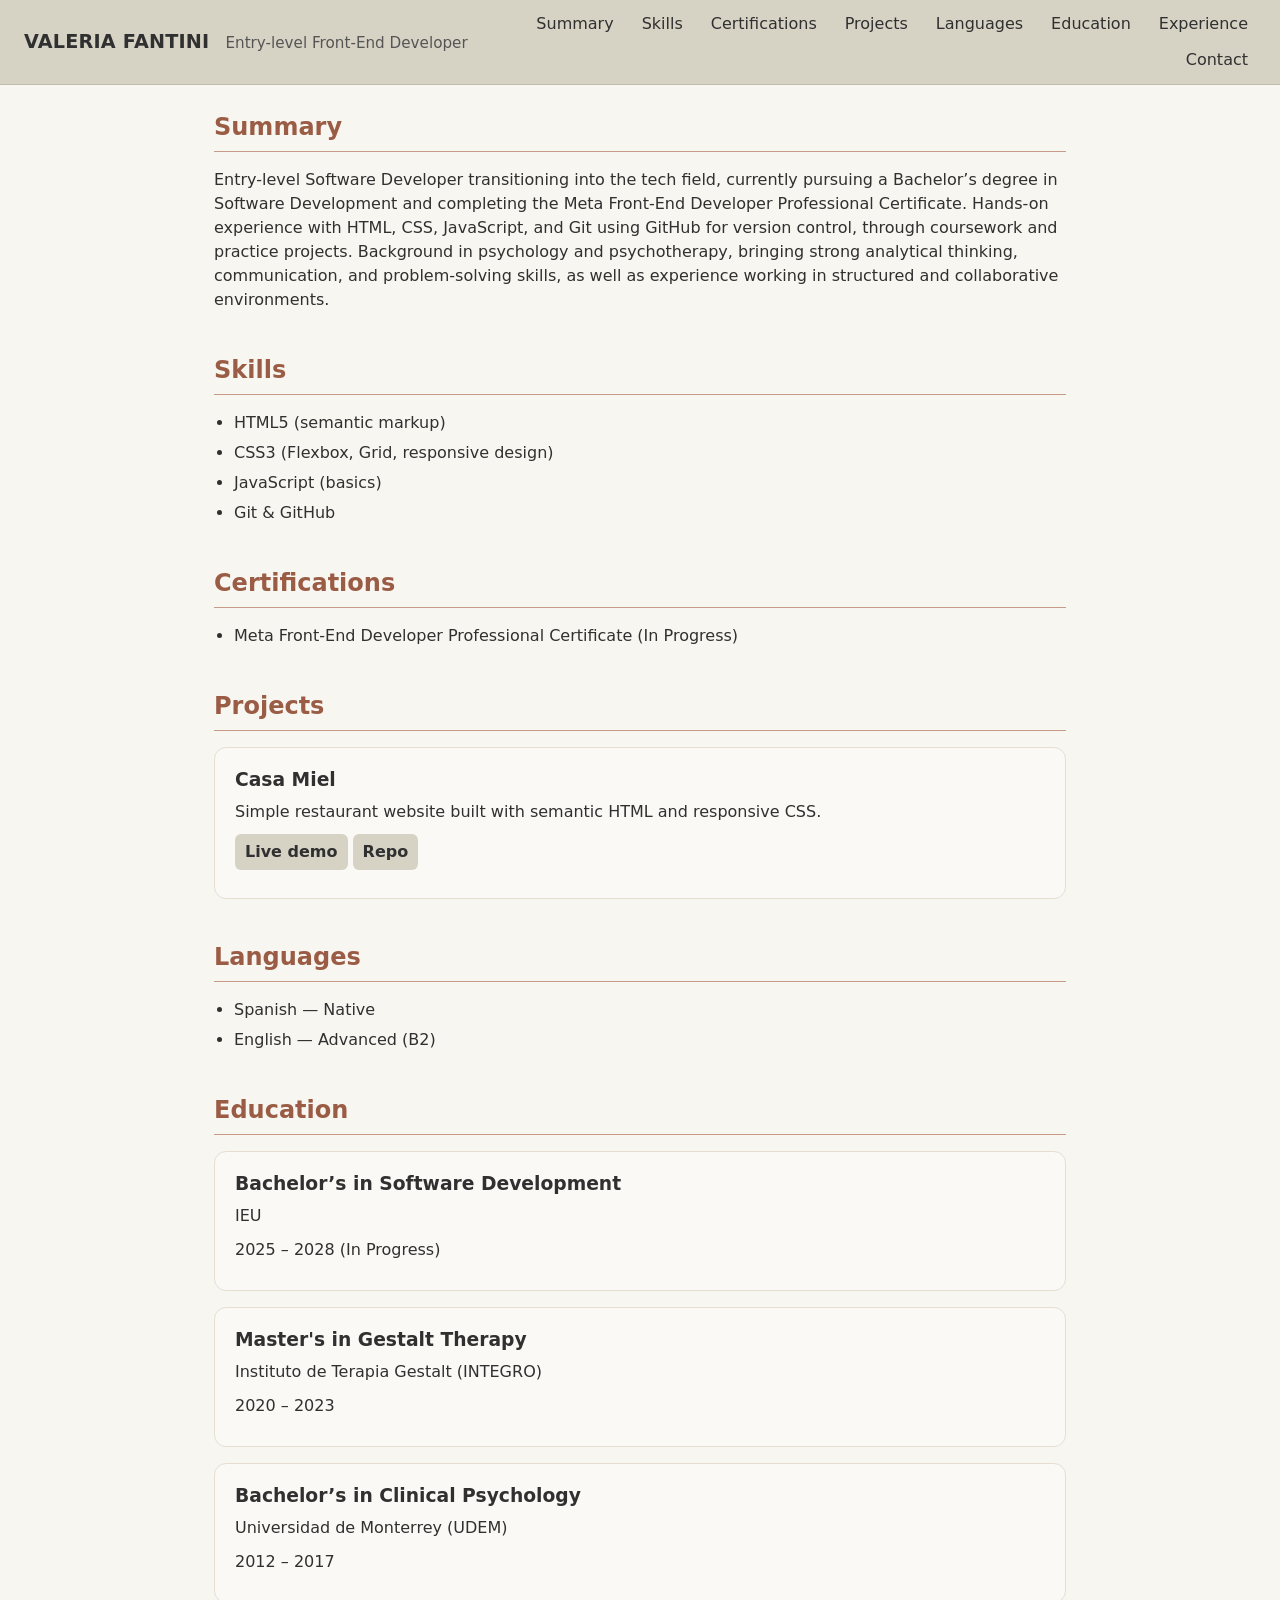
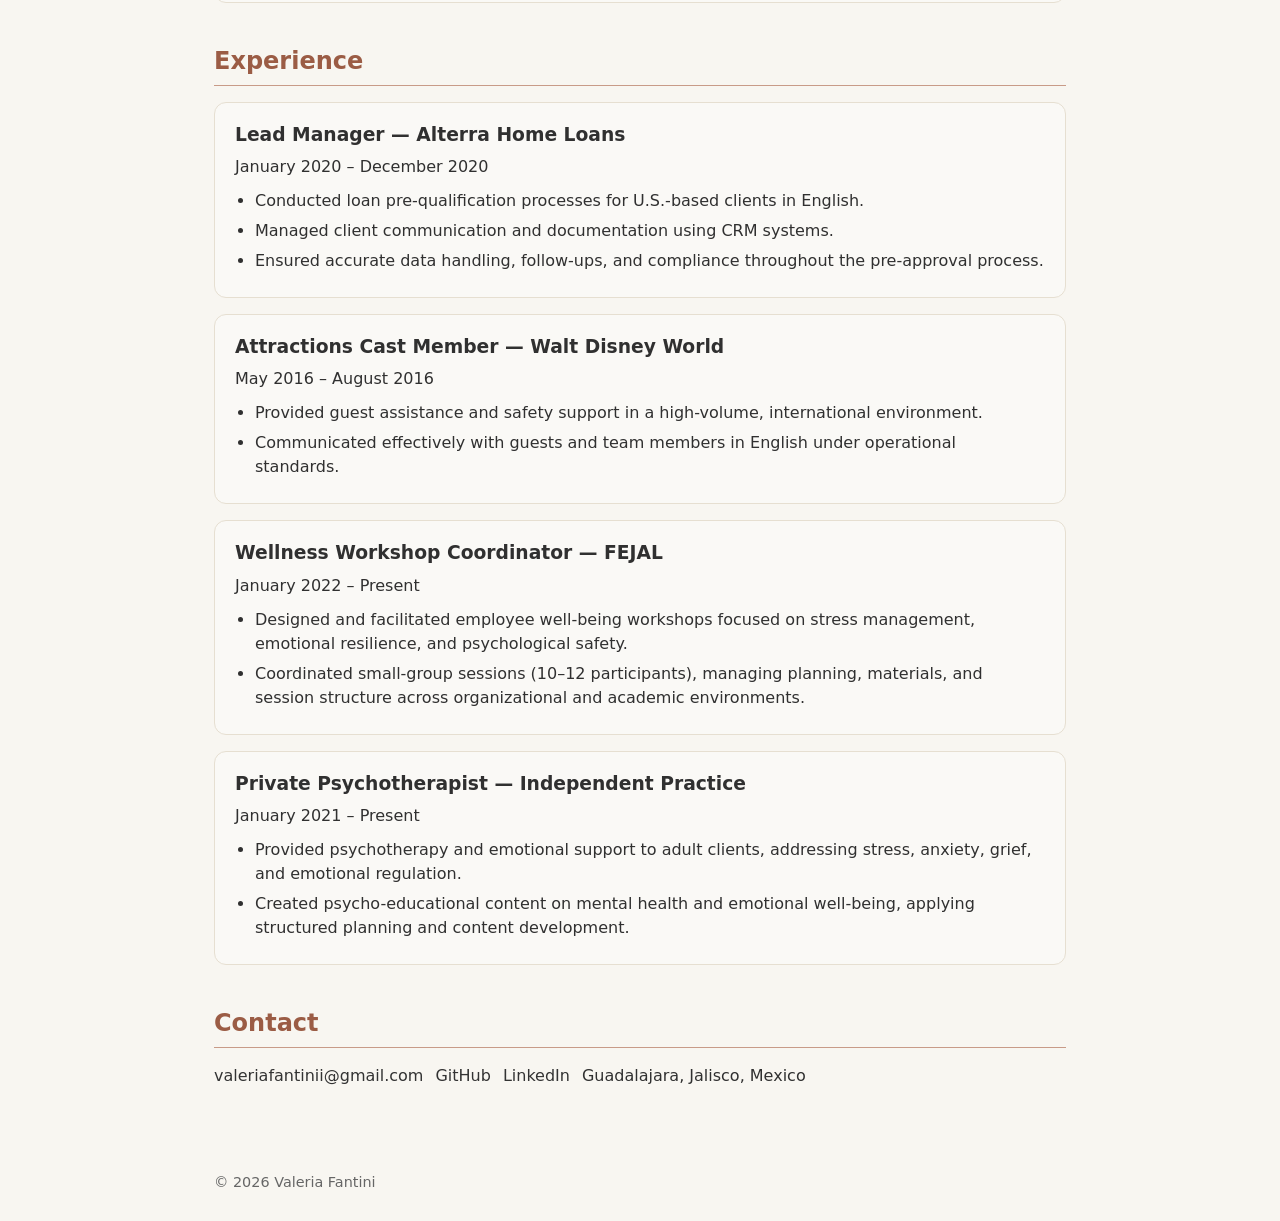
<file: index.html>
<!doctype html>
<html lang="en">
  <head>
    <meta charset="utf-8" />
    <meta name="viewport" content="width=device-width, initial-scale=1.0" />
    <meta
      name="description"
      content="Entry-level Front-End Developer CV. Semantic HTML, responsive CSS, JavaScript basics, and Git/GitHub. Based in Guadalajara, Mexico."
    />

    <title>Valeria Fantini | CV</title>

    <link rel="stylesheet" href="main.css" />
  </head>

  <body>
    <header class="top-bar">
      <div class="top-bar__brand">
        <span class="top-bar__name">VALERIA FANTINI</span>
        <span class="top-bar__role">Entry-level Front-End Developer</span>
      </div>

      <nav class="top-bar__nav" aria-label="Primary">
        <ul>
          <li><a href="#summary">Summary</a></li>
          <li><a href="#skills">Skills</a></li>
          <li><a href="#certifications">Certifications</a></li>
          <li><a href="#projects">Projects</a></li>
          <li><a href="#languages">Languages</a></li>
          <li><a href="#education">Education</a></li>
          <li><a href="#experience">Experience</a></li>
          <li><a href="#contact">Contact</a></li>
        </ul>
      </nav>
    </header>

    <main>
      <h1 class="visually-hidden">
        Valeria Fantini — Entry-level Front-End Developer
      </h1>

      <section id="summary" aria-labelledby="summary-title">
        <h2 id="summary-title">Summary</h2>
        <p>
          Entry-level Software Developer transitioning into the tech field,
          currently pursuing a Bachelor’s degree in Software Development and
          completing the Meta Front-End Developer Professional Certificate.
          Hands-on experience with HTML, CSS, JavaScript, and Git using GitHub
          for version control, through coursework and practice projects.
          Background in psychology and psychotherapy, bringing strong analytical
          thinking, communication, and problem-solving skills, as well as
          experience working in structured and collaborative environments.
        </p>
      </section>

      <section id="skills" aria-labelledby="skills-title">
        <h2 id="skills-title">Skills</h2>
        <ul>
          <li>HTML5 (semantic markup)</li>
          <li>CSS3 (Flexbox, Grid, responsive design)</li>
          <li>JavaScript (basics)</li>
          <li>Git &amp; GitHub</li>
        </ul>
      </section>

      <section id="certifications" aria-labelledby="certifications-title">
        <h2 id="certifications-title">Certifications</h2>
        <ul>
          <li>
            Meta Front-End Developer Professional Certificate (In Progress)
          </li>
        </ul>
      </section>

      <section id="projects" aria-labelledby="projects-title">
        <h2 id="projects-title">Projects</h2>
        <article>
          <h3>Casa Miel</h3>
          <p>
            Simple restaurant website built with semantic HTML and responsive
            CSS.
          </p>
          <p>
            <a
              href="https://valeriafantinii.github.io/restaurant-menu/"
              target="_blank"
              rel="noopener noreferrer"
              >Live demo</a
            >
            <a
              href="https://github.com/valeriafantinii/restaurant-menu"
              target="_blank"
              rel="noopener noreferrer"
              >Repo</a
            >
          </p>
        </article>
      </section>

      <section id="languages" aria-labelledby="languages-title">
        <h2 id="languages-title">Languages</h2>
        <ul>
          <li>Spanish — Native</li>
          <li>English — Advanced (B2)</li>
        </ul>
      </section>

      <section id="education" aria-labelledby="education-title">
        <h2 id="education-title">Education</h2>

        <article>
          <h3>Bachelor’s in Software Development</h3>
          <p>IEU</p>
          <p>
            <time datetime="2025">2025</time> –
            <time datetime="2028">2028</time> (In Progress)
          </p>
        </article>

        <article>
          <h3>Master's in Gestalt Therapy</h3>
          <p>Instituto de Terapia Gestalt (INTEGRO)</p>
          <p>
            <time datetime="2020">2020</time> –
            <time datetime="2023">2023</time>
          </p>
        </article>

        <article>
          <h3>Bachelor’s in Clinical Psychology</h3>
          <p>Universidad de Monterrey (UDEM)</p>
          <p>
            <time datetime="2012">2012</time> –
            <time datetime="2017">2017</time>
          </p>
        </article>
      </section>

      <section id="experience" aria-labelledby="experience-title">
        <h2 id="experience-title">Experience</h2>

        <article>
          <h3>Lead Manager — Alterra Home Loans</h3>
          <p>
            <time datetime="2020-01">January 2020</time> –
            <time datetime="2020-12">December 2020</time>
          </p>
          <ul>
            <li>
              Conducted loan pre-qualification processes for U.S.-based clients
              in English.
            </li>
            <li>
              Managed client communication and documentation using CRM systems.
            </li>
            <li>
              Ensured accurate data handling, follow-ups, and compliance
              throughout the pre-approval process.
            </li>
          </ul>
        </article>

        <article>
          <h3>Attractions Cast Member — Walt Disney World</h3>
          <p>
            <time datetime="2016-05">May 2016</time> –
            <time datetime="2016-08">August 2016</time>
          </p>
          <ul>
            <li>
              Provided guest assistance and safety support in a high-volume,
              international environment.
            </li>
            <li>
              Communicated effectively with guests and team members in English
              under operational standards.
            </li>
          </ul>
        </article>

        <article>
          <h3>Wellness Workshop Coordinator — FEJAL</h3>
          <p><time datetime="2022-01">January 2022</time> – Present</p>
          <ul>
            <li>
              Designed and facilitated employee well-being workshops focused on
              stress management, emotional resilience, and psychological safety.
            </li>
            <li>
              Coordinated small-group sessions (10–12 participants), managing
              planning, materials, and session structure across organizational
              and academic environments.
            </li>
          </ul>
        </article>

        <article>
          <h3>Private Psychotherapist — Independent Practice</h3>
          <p><time datetime="2021-01">January 2021</time> – Present</p>
          <ul>
            <li>
              Provided psychotherapy and emotional support to adult clients,
              addressing stress, anxiety, grief, and emotional regulation.
            </li>
            <li>
              Created psycho-educational content on mental health and emotional
              well-being, applying structured planning and content development.
            </li>
          </ul>
        </article>
      </section>

      <section id="contact" aria-labelledby="contact-title">
        <h2 id="contact-title">Contact</h2>
        <address>
          <p>
            <a href="mailto:valeriafantinii@gmail.com"
              >valeriafantinii@gmail.com</a
            >
          </p>
          <p>
            <a href="https://github.com/valeriafantinii">GitHub</a>
          </p>
          <p>
            <a href="https://www.linkedin.com/in/valeria-fantini">LinkedIn</a>
          </p>
          <p>Guadalajara, Jalisco, Mexico</p>
        </address>
      </section>
    </main>

    <footer>
      <p>© <time datetime="2026">2026</time> Valeria Fantini</p>
    </footer>
  </body>
</html>
</file>
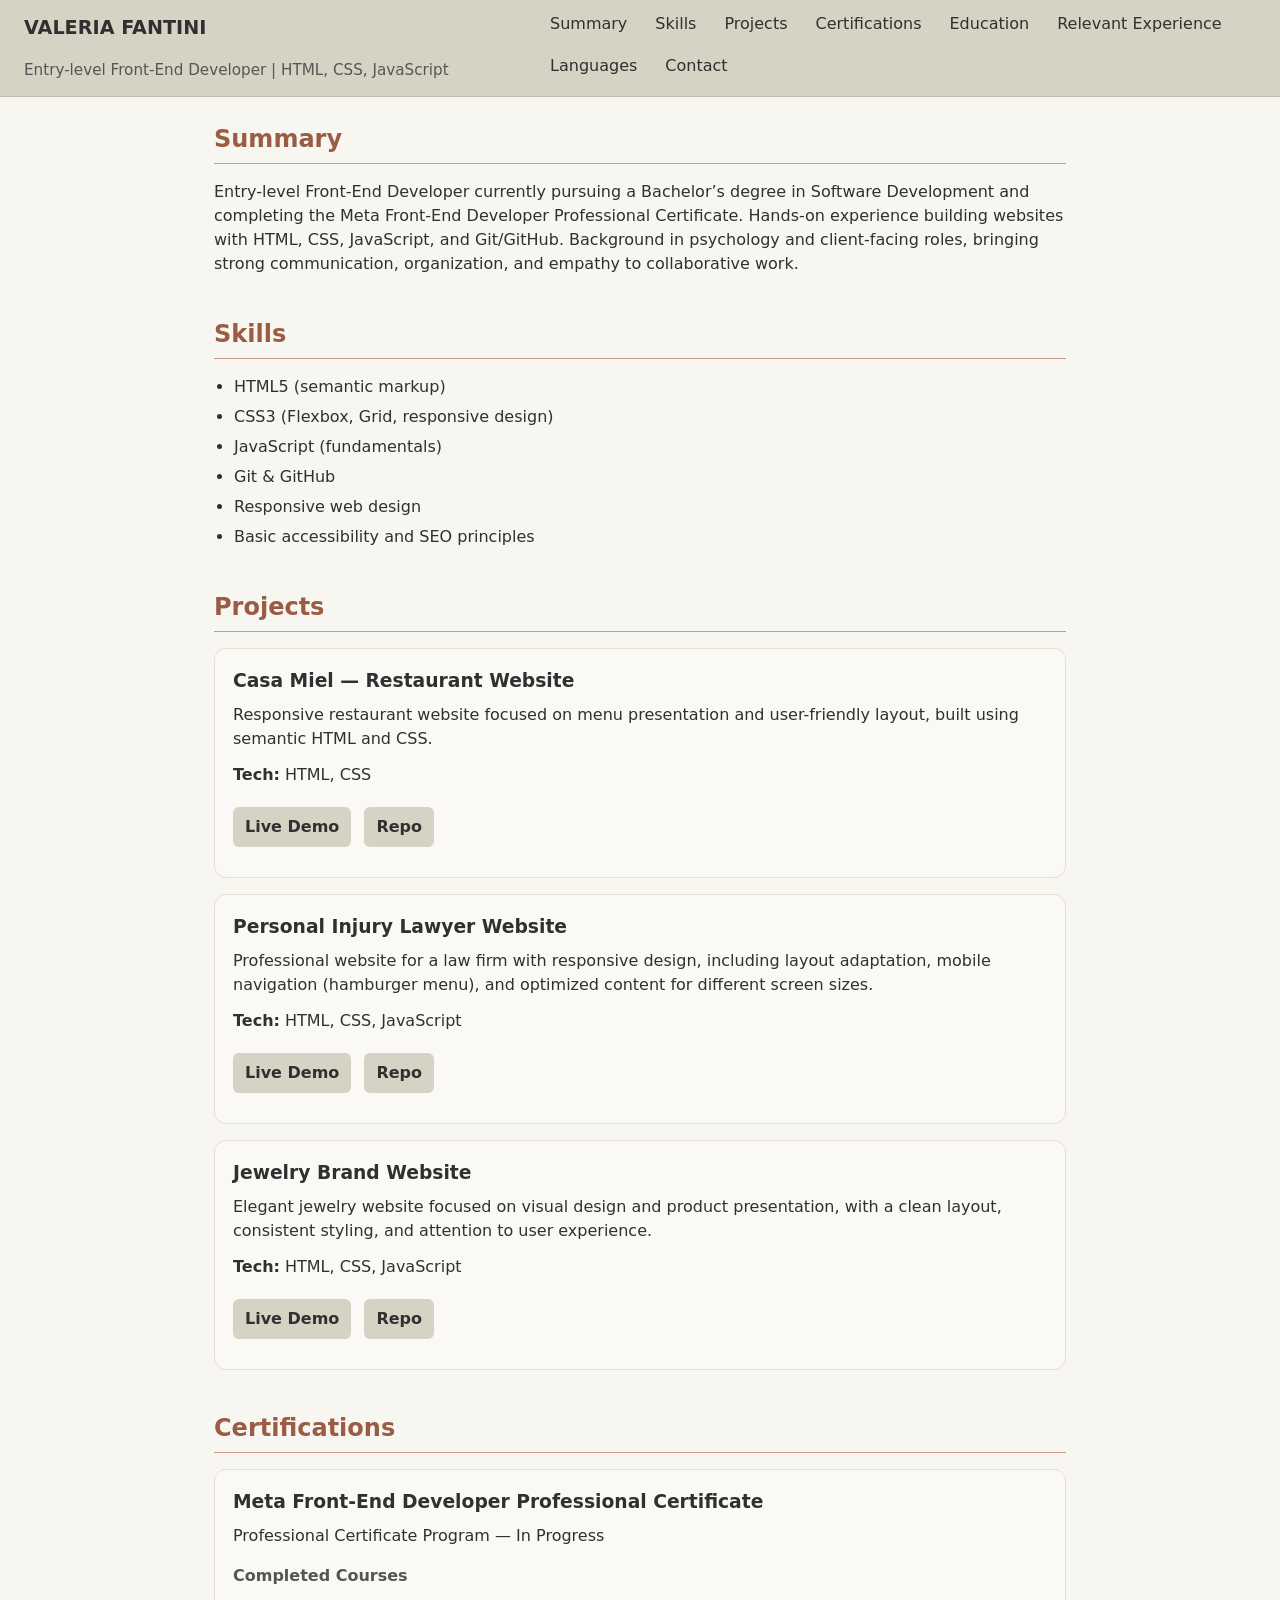
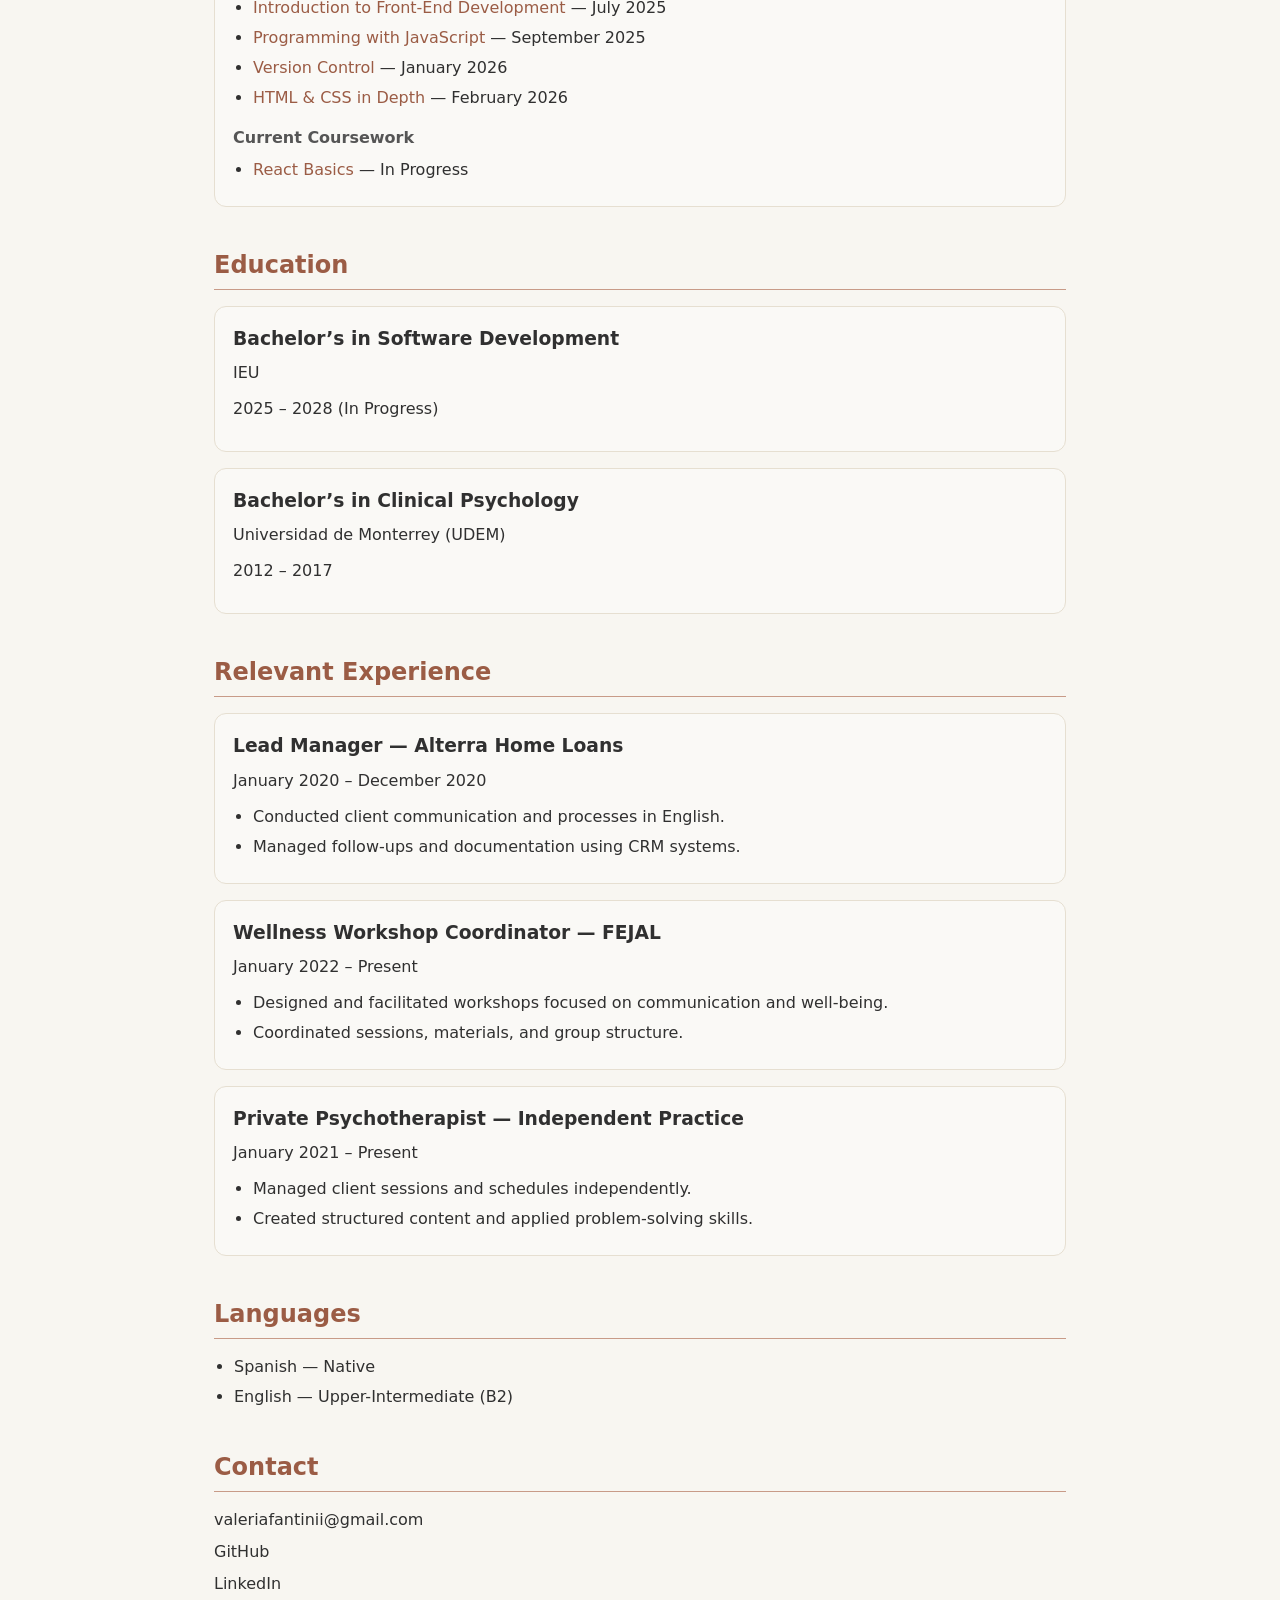
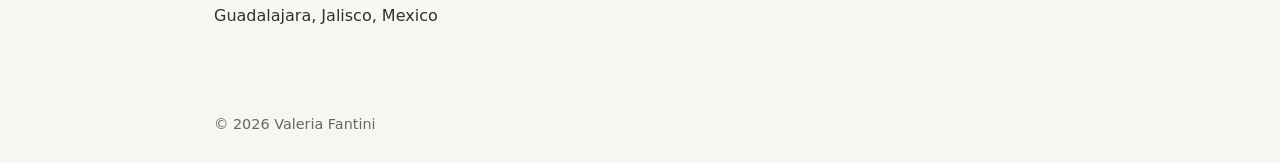
<file: view/index.html>
<!doctype html>
<html lang="en">
  <head>
    <meta charset="utf-8" />
    <meta name="viewport" content="width=device-width, initial-scale=1.0" />
    <meta
      name="description"
      content="Entry-level Front-End Developer portfolio with projects built in HTML, CSS, JavaScript, and Git/GitHub. Based in Guadalajara, Mexico."
    />

    <title>Valeria Fantini | Front-End Developer Portfolio</title>

    <link rel="stylesheet" href="../styles/main.css" />
  </head>

  <body>
    <header class="top-bar">
      <div class="top-bar__brand">
        <span class="top-bar__name">VALERIA FANTINI</span>
        <span class="top-bar__role">
          Entry-level Front-End Developer | HTML, CSS, JavaScript
        </span>
      </div>

      <button class="menu-toggle" aria-label="Toggle menu">☰</button>

      <nav class="top-bar__nav" aria-label="Primary">
        <ul>
          <li><a href="#summary">Summary</a></li>
          <li><a href="#skills">Skills</a></li>
          <li><a href="#projects">Projects</a></li>
          <li><a href="#certifications">Certifications</a></li>
          <li><a href="#education">Education</a></li>
          <li><a href="#experience">Relevant Experience</a></li>
          <li><a href="#languages">Languages</a></li>
          <li><a href="#contact">Contact</a></li>
        </ul>
      </nav>
    </header>

    <main>
      <h1 class="visually-hidden">
        Valeria Fantini — Entry-level Front-End Developer
      </h1>

      <section id="summary">
        <h2>Summary</h2>
        <p>
          Entry-level Front-End Developer currently pursuing a Bachelor’s degree
          in Software Development and completing the Meta Front-End Developer
          Professional Certificate. Hands-on experience building websites with
          HTML, CSS, JavaScript, and Git/GitHub. Background in psychology and
          client-facing roles, bringing strong communication, organization, and
          empathy to collaborative work.
        </p>
      </section>

      <section id="skills">
        <h2>Skills</h2>
        <ul>
          <li>HTML5 (semantic markup)</li>
          <li>CSS3 (Flexbox, Grid, responsive design)</li>
          <li>JavaScript (fundamentals)</li>
          <li>Git &amp; GitHub</li>
          <li>Responsive web design</li>
          <li>Basic accessibility and SEO principles</li>
        </ul>
      </section>

      <section id="projects">
        <h2>Projects</h2>

        <article>
          <h3>Casa Miel — Restaurant Website</h3>
          <p>
            Responsive restaurant website focused on menu presentation and
            user-friendly layout, built using semantic HTML and CSS.
          </p>
          <p><strong>Tech:</strong> HTML, CSS</p>
          <p>
            <a
              href="https://valeriafantinii.github.io/restaurant-menu/"
              target="_blank"
              rel="noopener noreferrer"
              >Live Demo</a
            >
            <a
              href="https://github.com/valeriafantinii/restaurant-menu"
              target="_blank"
              rel="noopener noreferrer"
              >Repo</a
            >
          </p>
        </article>

        <article>
          <h3>Personal Injury Lawyer Website</h3>
          <p>
            Professional website for a law firm with responsive design,
            including layout adaptation, mobile navigation (hamburger menu), and
            optimized content for different screen sizes.
          </p>
          <p><strong>Tech:</strong> HTML, CSS, JavaScript</p>
          <p>
            <a
              href="https://valeriafantinii.github.io/personal_injury_lawyer/"
              target="_blank"
              rel="noopener noreferrer"
              >Live Demo</a
            >
            <a
              href="https://github.com/valeriafantinii/personal_injury_lawyer"
              target="_blank"
              rel="noopener noreferrer"
              >Repo</a
            >
          </p>
        </article>

        <article>
          <h3>Jewelry Brand Website</h3>
          <p>
            Elegant jewelry website focused on visual design and product
            presentation, with a clean layout, consistent styling, and attention
            to user experience.
          </p>
          <p><strong>Tech:</strong> HTML, CSS, JavaScript</p>
          <p>
            <a
              href="https://valeriafantinii.github.io/jewelry-website/"
              target="_blank"
              rel="noopener noreferrer"
              >Live Demo</a
            >
            <a
              href="https://github.com/valeriafantinii/jewelry-website"
              target="_blank"
              rel="noopener noreferrer"
              >Repo</a
            >
          </p>
        </article>
      </section>

      <section id="certifications">
        <h2>Certifications</h2>

        <article>
          <h3>Meta Front-End Developer Professional Certificate</h3>
          <p>Professional Certificate Program — In Progress</p>

          <h4>Completed Courses</h4>
          <ul>
            <li>
              <a
                href="https://coursera.org/share/12b6bce28f19a5f15fca556c2ac17741"
                target="_blank"
                rel="noopener noreferrer"
              >
                Introduction to Front-End Development
              </a>
              — July 2025
            </li>
            <li>
              <a
                href="https://coursera.org/share/3cecc943406b37fa3b59527581362189"
                target="_blank"
                rel="noopener noreferrer"
              >
                Programming with JavaScript
              </a>
              — September 2025
            </li>
            <li>
              <a
                href="https://coursera.org/share/0b1427752ccd34f034558e5ac6ca778b"
                target="_blank"
                rel="noopener noreferrer"
              >
                Version Control
              </a>
              — January 2026
            </li>
            <li>
              <a
                href="https://coursera.org/share/7a76a2cbb275c54fb0c1e91822031cfa"
                target="_blank"
                rel="noopener noreferrer"
              >
                HTML &amp; CSS in Depth
              </a>
              — February 2026
            </li>
          </ul>

          <h4>Current Coursework</h4>
          <ul>
            <li><a href="#"> React Basics </a> — In Progress</li>
          </ul>
        </article>
      </section>

      <section id="education">
        <h2>Education</h2>

        <article>
          <h3>Bachelor’s in Software Development</h3>
          <p>IEU</p>
          <p>2025 – 2028 (In Progress)</p>
        </article>

        <article>
          <h3>Bachelor’s in Clinical Psychology</h3>
          <p>Universidad de Monterrey (UDEM)</p>
          <p>2012 – 2017</p>
        </article>
      </section>

      <section id="experience">
        <h2>Relevant Experience</h2>

        <article>
          <h3>Lead Manager — Alterra Home Loans</h3>
          <p>January 2020 – December 2020</p>
          <ul>
            <li>Conducted client communication and processes in English.</li>
            <li>Managed follow-ups and documentation using CRM systems.</li>
          </ul>
        </article>

        <article>
          <h3>Wellness Workshop Coordinator — FEJAL</h3>
          <p>January 2022 – Present</p>
          <ul>
            <li>
              Designed and facilitated workshops focused on communication and
              well-being.
            </li>
            <li>Coordinated sessions, materials, and group structure.</li>
          </ul>
        </article>

        <article>
          <h3>Private Psychotherapist — Independent Practice</h3>
          <p>January 2021 – Present</p>
          <ul>
            <li>Managed client sessions and schedules independently.</li>
            <li>
              Created structured content and applied problem-solving skills.
            </li>
          </ul>
        </article>
      </section>

      <section id="languages">
        <h2>Languages</h2>
        <ul>
          <li>Spanish — Native</li>
          <li>English — Upper-Intermediate (B2)</li>
        </ul>
      </section>

      <section id="contact">
        <h2>Contact</h2>
        <address>
          <p>
            <a href="mailto:valeriafantinii@gmail.com"
              >valeriafantinii@gmail.com</a
            >
          </p>
          <p>
            <a
              href="https://github.com/valeriafantinii"
              target="_blank"
              rel="noopener noreferrer"
              >GitHub</a
            >
          </p>
          <p>
            <a
              href="https://www.linkedin.com/in/valeria-fantini"
              target="_blank"
              rel="noopener noreferrer"
              >LinkedIn</a
            >
          </p>
          <p>Guadalajara, Jalisco, Mexico</p>
        </address>
      </section>
    </main>

    <footer>
      <p>© 2026 Valeria Fantini</p>
    </footer>

    <script src="../scripts/main.js"></script>
  </body>
</html>
</file>
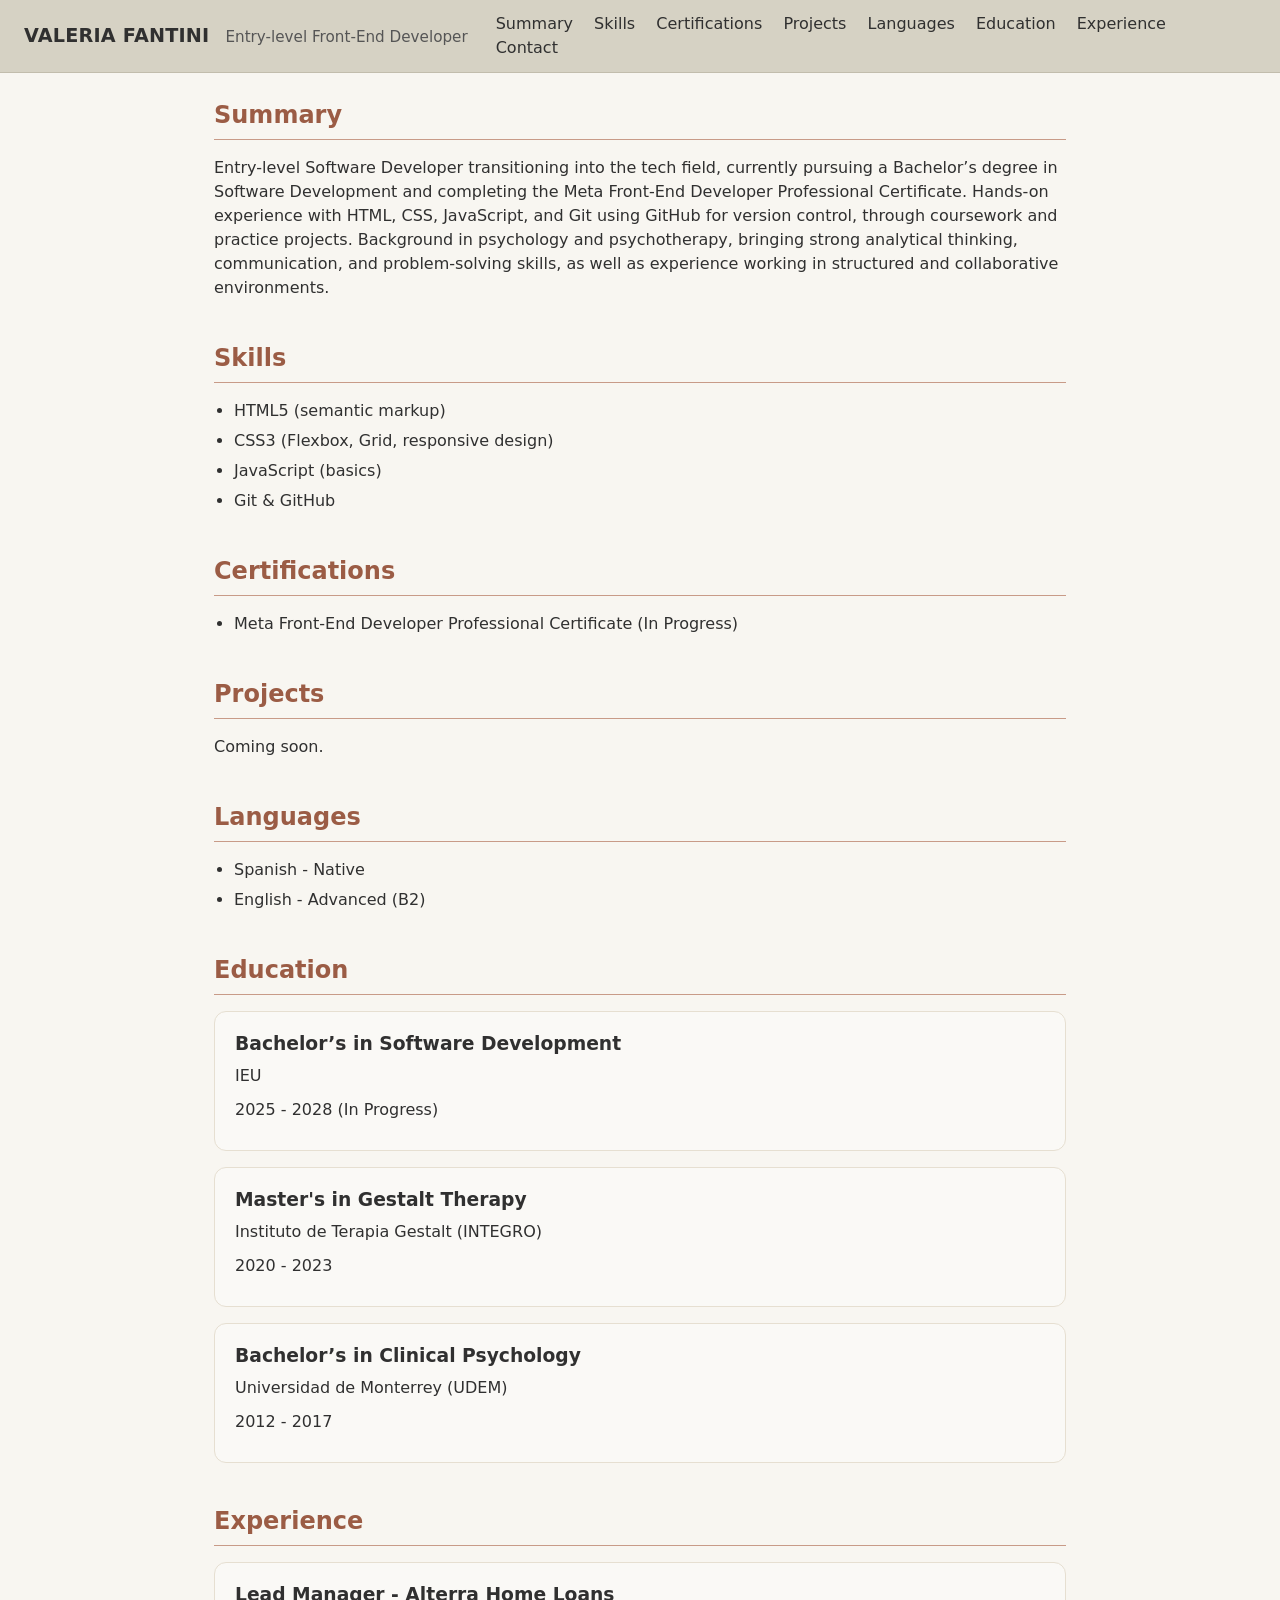
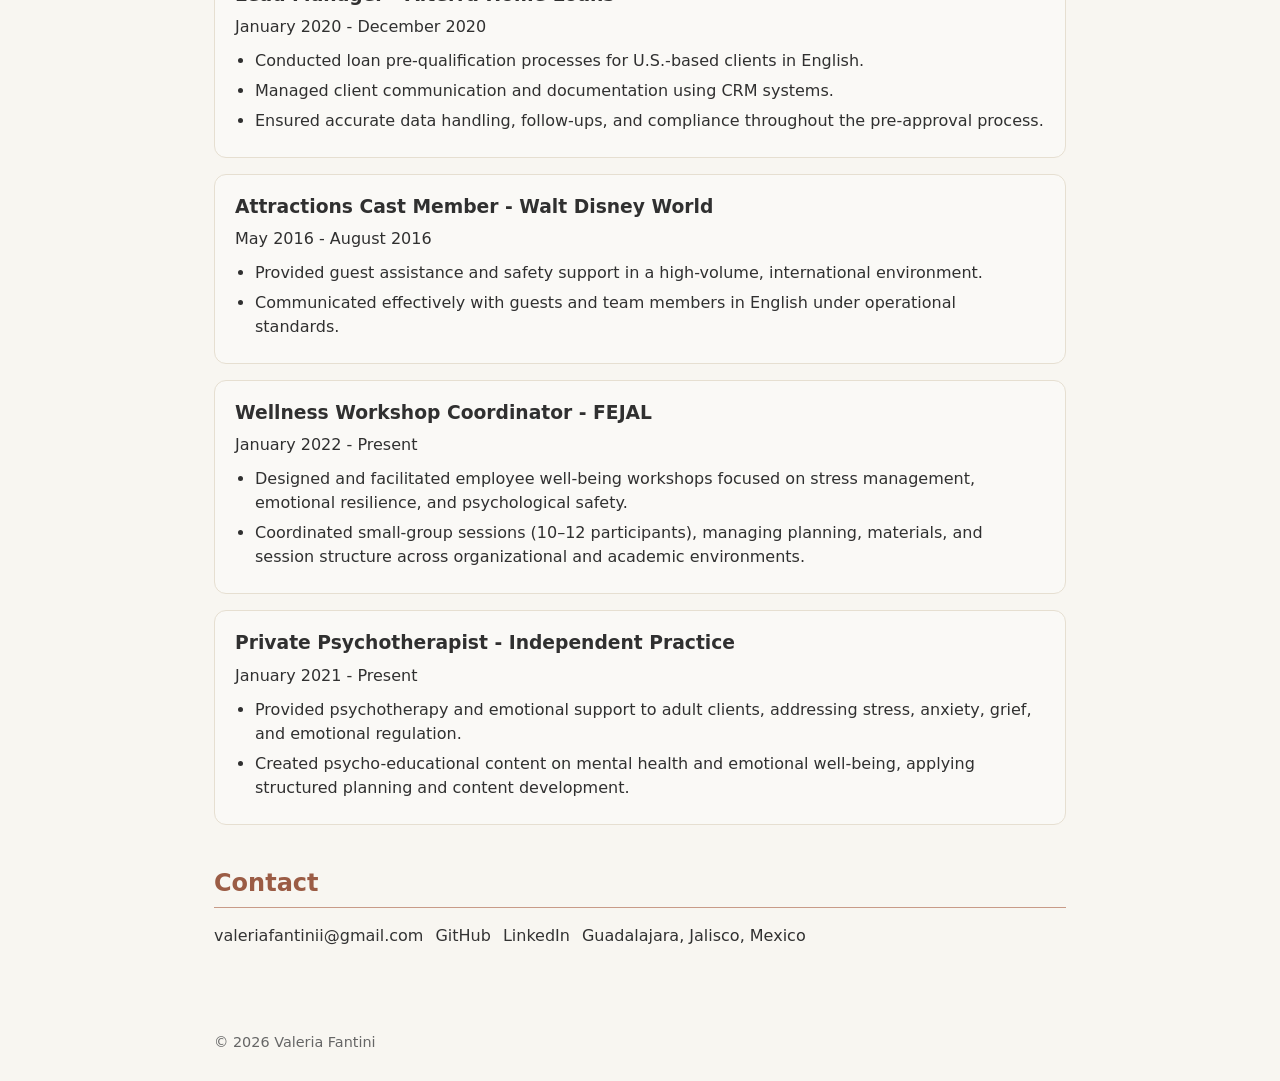
<file: main.html>
<!doctype html>
<html lang="en">
  <head>
    <meta charset="utf-8" />
    <meta name="viewport" content="width=device-width, initial-scale=1.0" />
    <meta
      name="description"
      content="Entry-level Front-End Developer CV. Semantic HTML, responsive CSS, JavaScript basics, and Git/GitHub. Based in Guadalajara, Mexico."
    />

    <title>CV Valeria Fantini</title>

    <link rel="stylesheet" href="main.css" />
  </head>

  <body>
    <header class="top-bar">
      <div class="top-bar__brand">
        <span class="top-bar__name">VALERIA FANTINI</span>
        <span class="top-bar__role">Entry-level Front-End Developer</span>
      </div>
      <nav class="top-bar__nav">
        <a href="#summary">Summary</a>
        <a href="#skills">Skills</a>
        <a href="#certifications">Certifications</a>
        <a href="#projects">Projects</a>
        <a href="#languages">Languages</a>
        <a href="#education">Education</a>
        <a href="#experience">Experience</a>
        <a href="#contact">Contact</a>
      </nav>
    </header>

    <main>
      <h1 class="visually-hidden">
        Valeria Fantini — Entry-level Front-End Developer
      </h1>
      <section id="summary">
        <h2>Summary</h2>
        <p>
          Entry-level Software Developer transitioning into the tech field,
          currently pursuing a Bachelor’s degree in Software Development and
          completing the Meta Front-End Developer Professional Certificate.
          Hands-on experience with HTML, CSS, JavaScript, and Git using GitHub
          for version control, through coursework and practice projects.
          Background in psychology and psychotherapy, bringing strong analytical
          thinking, communication, and problem-solving skills, as well as
          experience working in structured and collaborative environments.
        </p>
      </section>

      <section id="skills">
        <h2>Skills</h2>
        <ul>
          <li>HTML5 (semantic markup)</li>
          <li>CSS3 (Flexbox, Grid, responsive design)</li>
          <li>JavaScript (basics)</li>
          <li>Git & GitHub</li>
        </ul>
      </section>

      <section id="certifications">
        <h2>Certifications</h2>
        <ul>
          <li>
            Meta Front-End Developer Professional Certificate (In Progress)
          </li>
        </ul>
      </section>

      <section id="projects">
        <h2>Projects</h2>
        <p>Coming soon.</p>
      </section>

      <section id="languages">
        <h2>Languages</h2>
        <ul>
          <li>Spanish - Native</li>
          <li>English - Advanced (B2)</li>
        </ul>
      </section>

      <section id="education">
        <h2>Education</h2>
        <article>
          <h3>Bachelor’s in Software Development</h3>
          <p>IEU</p>
          <p>
            <time datetime="2025">2025</time> -
            <time datetime="2028">2028</time> (In Progress)
          </p>
        </article>

        <article>
          <h3>Master's in Gestalt Therapy</h3>
          <p>Instituto de Terapia Gestalt (INTEGRO)</p>
          <p>
            <time datetime="2020">2020</time> -
            <time datetime="2023">2023</time>
          </p>
        </article>

        <article>
          <h3>Bachelor’s in Clinical Psychology</h3>
          <p>Universidad de Monterrey (UDEM)</p>
          <p>
            <time datetime="2012">2012</time> -
            <time datetime="2017">2017</time>
          </p>
        </article>
      </section>

      <section id="experience">
        <h2>Experience</h2>
        <article>
          <h3>Lead Manager - Alterra Home Loans</h3>
          <p>
            <time datetime="2020-01">January 2020</time> -
            <time datetime="2020-12">December 2020</time>
          </p>
          <ul>
            <li>
              Conducted loan pre-qualification processes for U.S.-based clients
              in English.
            </li>
            <li>
              Managed client communication and documentation using CRM systems.
            </li>
            <li>
              Ensured accurate data handling, follow-ups, and compliance
              throughout the pre-approval process.
            </li>
          </ul>
        </article>

        <article>
          <h3>Attractions Cast Member - Walt Disney World</h3>
          <p>
            <time datetime="2016-05">May 2016</time> -
            <time datetime="2016-08">August 2016</time>
          </p>
          <ul>
            <li>
              Provided guest assistance and safety support in a high-volume,
              international environment.
            </li>
            <li>
              Communicated effectively with guests and team members in English
              under operational standards.
            </li>
          </ul>
        </article>

        <article>
          <h3>Wellness Workshop Coordinator - FEJAL</h3>
          <p><time datetime="2022-01">January 2022</time> - Present</p>
          <ul>
            <li>
              Designed and facilitated employee well-being workshops focused on
              stress management, emotional resilience, and psychological safety.
            </li>
            <li>
              Coordinated small-group sessions (10–12 participants), managing
              planning, materials, and session structure across organizational
              and academic environments.
            </li>
          </ul>
        </article>

        <article>
          <h3>Private Psychotherapist - Independent Practice</h3>
          <p><time datetime="2021-01">January 2021</time> - Present</p>
          <ul>
            <li>
              Provided psychotherapy and emotional support to adult clients,
              addressing stress, anxiety, grief, and emotional regulation.
            </li>
            <li>
              Created psycho-educational content on mental health and emotional
              well-being, applying structured planning and content development.
            </li>
          </ul>
        </article>
      </section>

      <section id="contact">
        <h2>Contact</h2>
        <address>
          <a href="mailto:valeriafantinii@gmail.com"
            >valeriafantinii@gmail.com</a
          >
          <a href="https://github.com/valeriafantinii">GitHub</a>
          <a href="https://www.linkedin.com/in/valeria-fantini">LinkedIn</a>
          Guadalajara, Jalisco, Mexico
        </address>
      </section>
    </main>

    <footer>
      <p>© <time datetime="2026">2026</time> Valeria Fantini</p>
    </footer>
  </body>
</html>
</file>
<file: main.css>
*,
*::before,
*::after {
  box-sizing: border-box;
}

body {
  margin: 0;
  font-family: system-ui, -apple-system, "Segoe UI", Roboto, Arial, sans-serif;
  line-height: 1.5;
  background-color: #f8f6f1;
  color: #303030;
}

main {
  max-width: 900px;
  margin: 0 auto;
  padding: 24px;
}

/* Top bar */
.top-bar {
  position: sticky;
  top: 0;
  z-index: 10;

  background-color: #d6d2c4;
  border-bottom: 1px solid #c2bdad;

  padding: 12px 24px;

  display: flex;
  align-items: center;
  justify-content: space-between;
  gap: 20px;
}

.top-bar__brand {
  display: flex;
  align-items: baseline;
  gap: 16px;
  white-space: nowrap;
}

.top-bar__name {
  font-weight: 800;
  font-size: 1.2rem;
  letter-spacing: 0.2px;
}

.top-bar__role {
  font-size: 0.95rem;
  color: #555;
}

.top-bar__nav ul {
  list-style: none;
  margin: 0;
  padding: 0;

  display: flex;
  flex-wrap: wrap;
  gap: 12px;
  justify-content: flex-end;
}

.top-bar__nav li {
  margin: 0;
}

.top-bar__nav a {
  text-decoration: none;
  color: #303030;
  font-weight: 500;
  padding: 4px 8px;
  border-radius: 4px;
}

.top-bar__nav a:hover {
  background-color: #c2bdad;
}

.top-bar__nav a:focus-visible {
  outline: 2px solid #999;
  outline-offset: 2px;
}

section {
  scroll-margin-top: 120px;
  margin-bottom: 40px;
}

h2 {
  margin: 0 0 16px;
  border-bottom: 1px solid #c89b88;
  padding-bottom: 6px;
  color: #9b5c45;
  font-weight: 700;
}


h3 {
  margin: 0 0 6px;
  color: #303030;
  font-weight: 600;
}

p {
  margin: 4px 0 12px;
}

ul {
  margin: 8px 0 0;
  padding-left: 20px;
}

li {
  margin-bottom: 6px;
}

address {
  font-style: normal;
  display: flex;
  flex-wrap: wrap;
  gap: 12px;
  align-items: center;
}

address p {
  margin: 0;
}

address a {
  color: #333;
  text-decoration: none;
}

address a:hover {
  text-decoration: underline;
}

footer {
  max-width: 900px;
  margin: 0 auto;
  padding: 16px 24px;
  font-size: 0.9rem;
  color: #666;
}

.visually-hidden {
  position: absolute;
  width: 1px;
  height: 1px;
  padding: 0;
  margin: -1px;
  overflow: hidden;
  clip: rect(0, 0, 0, 0);
  white-space: nowrap;
  border: 0;
}

@media (max-width: 700px) {
  .top-bar {
    flex-direction: column;
    align-items: flex-start;
  }

  .top-bar__brand {
    white-space: normal;
  }

  .top-bar__nav ul {
    justify-content: flex-start;
  }
}

@media (max-width: 600px) {
  .top-bar {
    padding: 10px 16px;
  }

  main {
    padding: 16px;
  }

  .top-bar__name {
    font-size: 1.05rem;
  }

  address {
    flex-direction: column;
    align-items: flex-start;
    gap: 6px;
  }
}

section > article {
  background-color: #faf9f6;
  border: 1px solid #e6dfd1;
  border-radius: 12px;
  padding: 18px 20px;
  margin-top: 16px;
}

section > article + article {
  margin-top: 16px;
}

section > article p {
  margin: 6px 0 10px;
}

section > article ul {
  margin-top: 8px;
}

#projects a {
  display: inline-block;
  padding: 6px 10px;
  border-radius: 6px;
  background-color: #d6d2c4;
  color: #303030;
  text-decoration: none;
  font-weight: 600;
}

#projects a:hover {
  background-color: #c2bdad;
}
</file>
<file: styles/main.css>
*,
*::before,
*::after {
  box-sizing: border-box;
}

body {
  margin: 0;
  font-family: system-ui, -apple-system, "Segoe UI", Roboto, Arial, sans-serif;
  line-height: 1.5;
  background-color: #f8f6f1;
  color: #303030;
}

main {
  max-width: 900px;
  margin: 0 auto;
  padding: 24px;
}

/* HEADER */
.top-bar {
  position: sticky;
  top: 0;
  z-index: 10;
  background-color: #d6d2c4;
  border-bottom: 1px solid #c2bdad;
  padding: 12px 24px;
  display: flex;
  justify-content: space-between;
  align-items: center;
  gap: 20px;
}

.top-bar__brand {
  display: flex;
  align-items: baseline;
  gap: 16px;
  flex-wrap: wrap;
}

.top-bar__name {
  font-weight: 800;
  font-size: 1.2rem;
}

.top-bar__role {
  font-size: 0.95rem;
  color: #555;
}

/* NAV */
.top-bar__nav ul {
  list-style: none;
  margin: 0;
  padding: 0;
  display: flex;
  gap: 12px;
  flex-wrap: wrap;
}

.top-bar__nav a {
  text-decoration: none;
  color: #303030;
  font-weight: 500;
  padding: 4px 8px;
  border-radius: 4px;
}

.top-bar__nav a:hover {
  background-color: #c2bdad;
}

/* BOTÓN HAMBURGUESA */
.menu-toggle {
  display: none;
  font-size: 1.5rem;
  background: none;
  border: none;
  cursor: pointer;
}

/* SECTIONS */
section {
  scroll-margin-top: 120px;
  margin-bottom: 40px;
}

h2 {
  margin: 0 0 16px;
  padding-bottom: 6px;
  border-bottom: 1px solid #c89b88;
  color: #9b5c45;
}

h3 {
  margin: 0 0 8px;
}

h4 {
  margin: 16px 0 8px;
  color: #555;
}

p {
  margin: 6px 0 12px;
}

ul {
  margin: 8px 0 0;
  padding-left: 20px;
}

li {
  margin-bottom: 6px;
}

/* CARDS */
section > article {
  background-color: #faf9f6;
  border: 1px solid #e6dfd1;
  border-radius: 12px;
  padding: 18px;
  margin-top: 16px;
}

/* PROJECT BUTTONS */
#projects a {
  display: inline-block;
  margin-right: 8px;
  margin-top: 8px;
  padding: 8px 12px;
  border-radius: 6px;
  background-color: #d6d2c4;
  color: #303030;
  text-decoration: none;
  font-weight: 600;
}

#projects a:hover {
  background-color: #c2bdad;
}

/* CERTIFICATIONS LINKS */
#certifications a {
  color: #9b5c45;
  text-decoration: none;
}

#certifications a:hover {
  text-decoration: underline;
}

/* CONTACT */
address {
  font-style: normal;
}

address p {
  margin: 0 0 8px;
}

address a {
  color: #303030;
  text-decoration: none;
}

address a:hover {
  text-decoration: underline;
}

/* FOOTER */
footer {
  max-width: 900px;
  margin: 0 auto;
  padding: 16px 24px;
  font-size: 0.9rem;
  color: #666;
}

/* ACCESSIBILITY */
.visually-hidden {
  position: absolute;
  width: 1px;
  height: 1px;
  overflow: hidden;
}

/* RESPONSIVE */

/* Tablet */
@media (max-width: 700px) {
  .top-bar {
    flex-direction: column;
    align-items: flex-start;
  }

  .menu-toggle {
    display: block;
  }

  .top-bar__nav {
    display: none;
    width: 100%;
  }

  .top-bar__nav.active {
    display: block;
  }

  .top-bar__nav ul {
    flex-direction: column;
    gap: 10px;
  }
}

/* Mobile */
@media (max-width: 600px) {
  .top-bar {
    padding: 12px 16px;
  }

  main {
    padding: 16px;
  }

  #projects a {
    width: 100%;
    text-align: center;
  }
}
</file>
